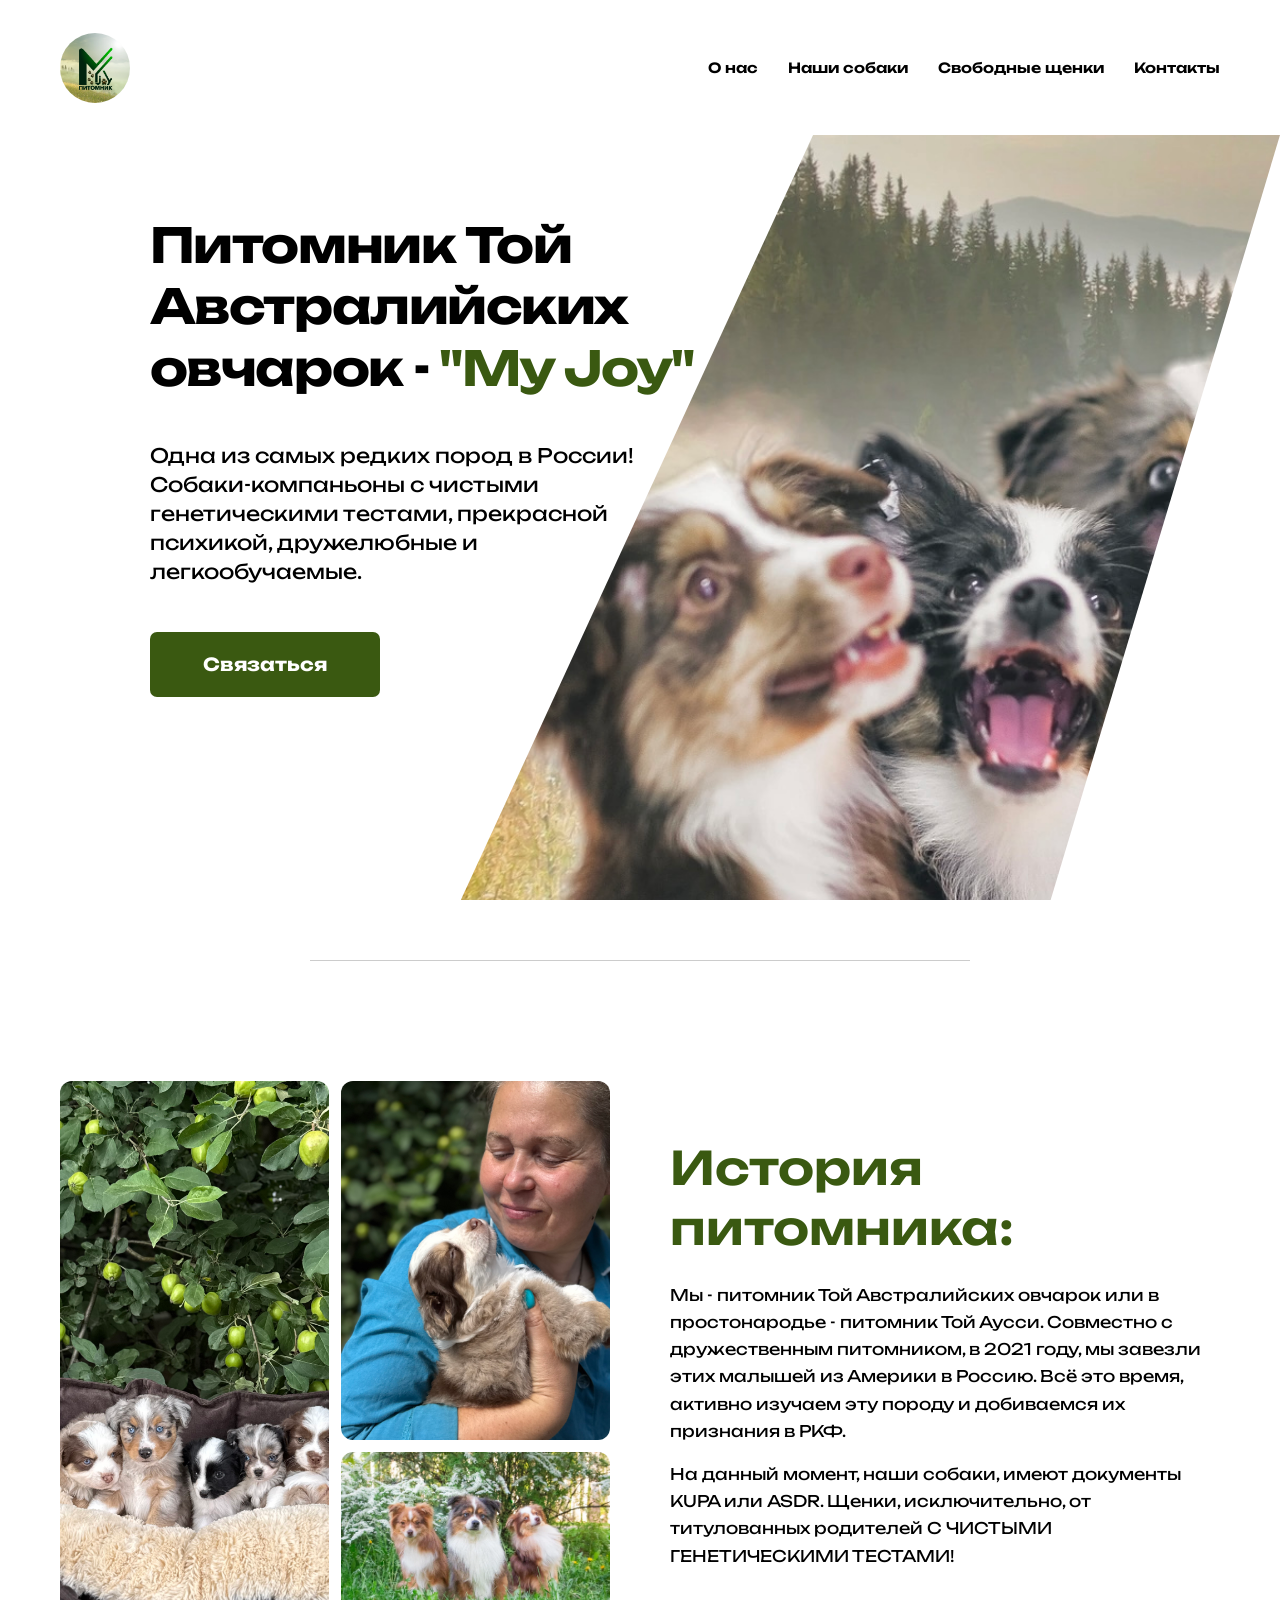
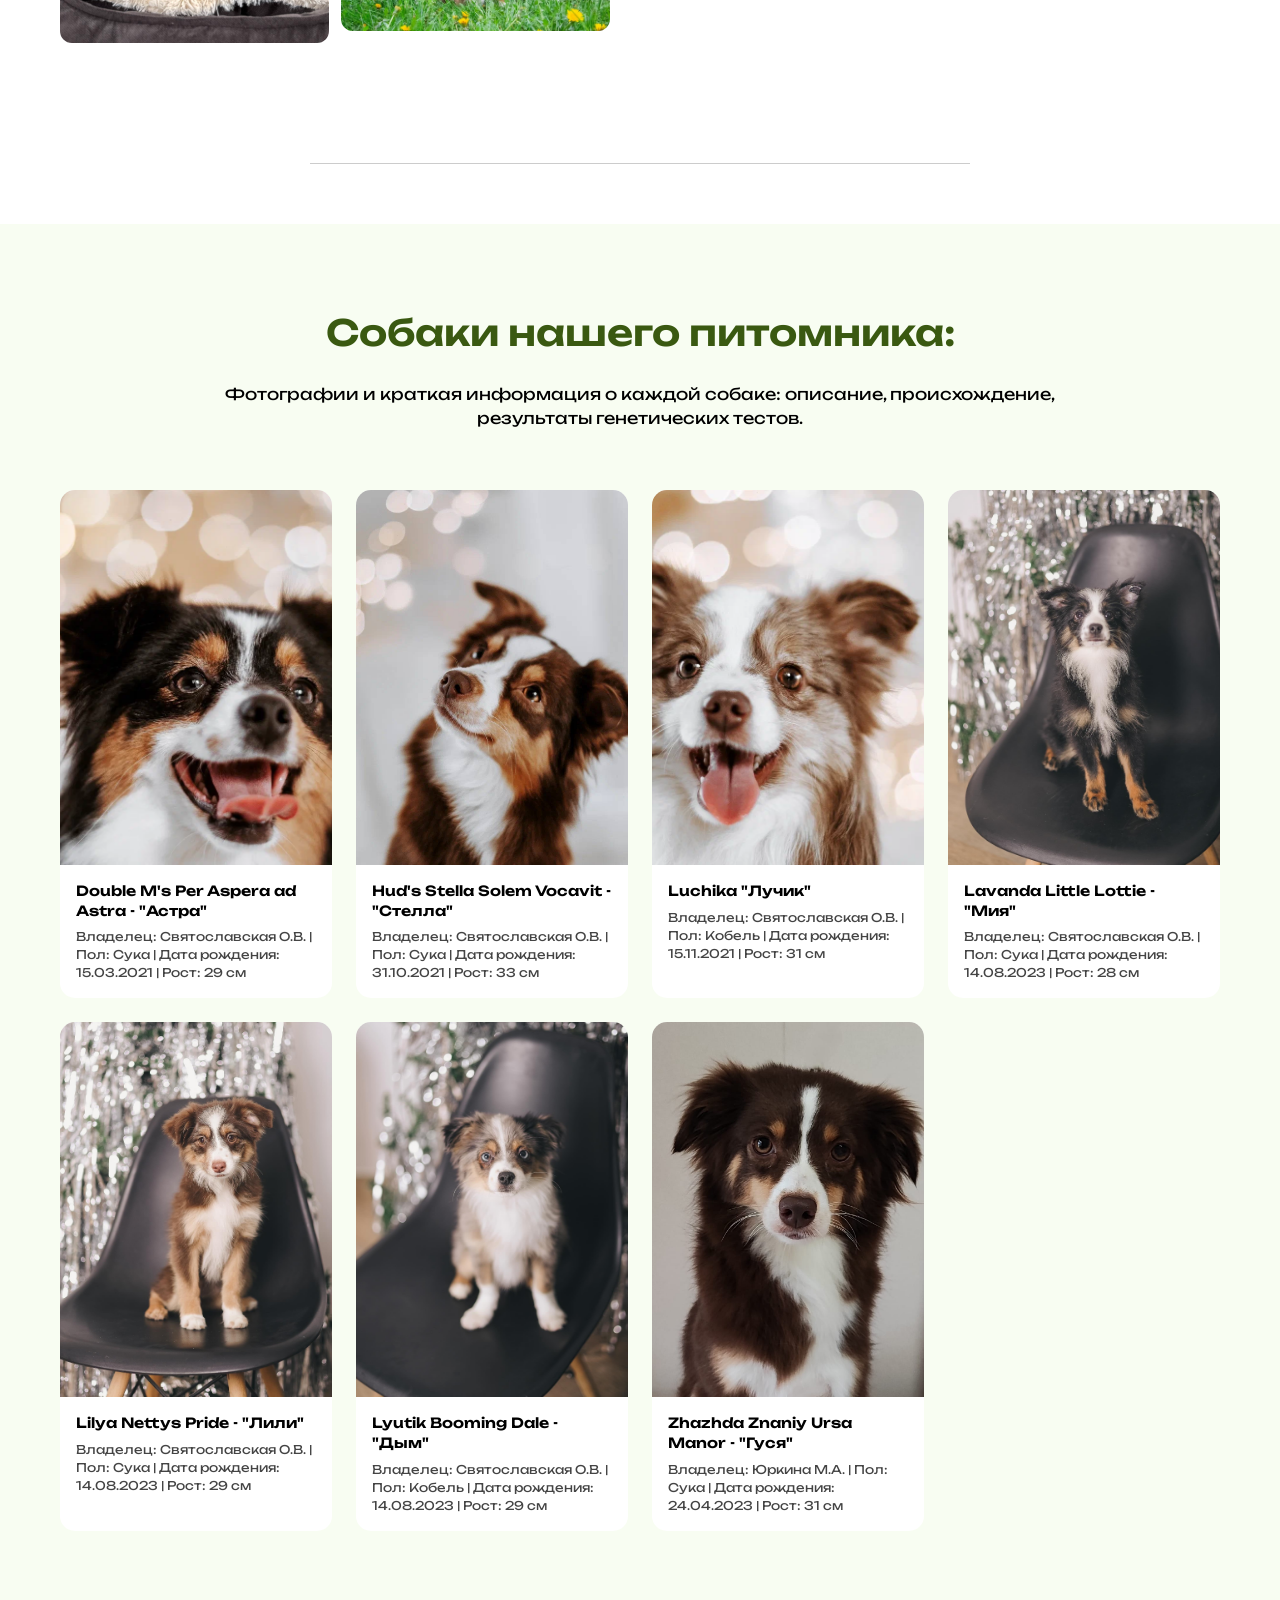
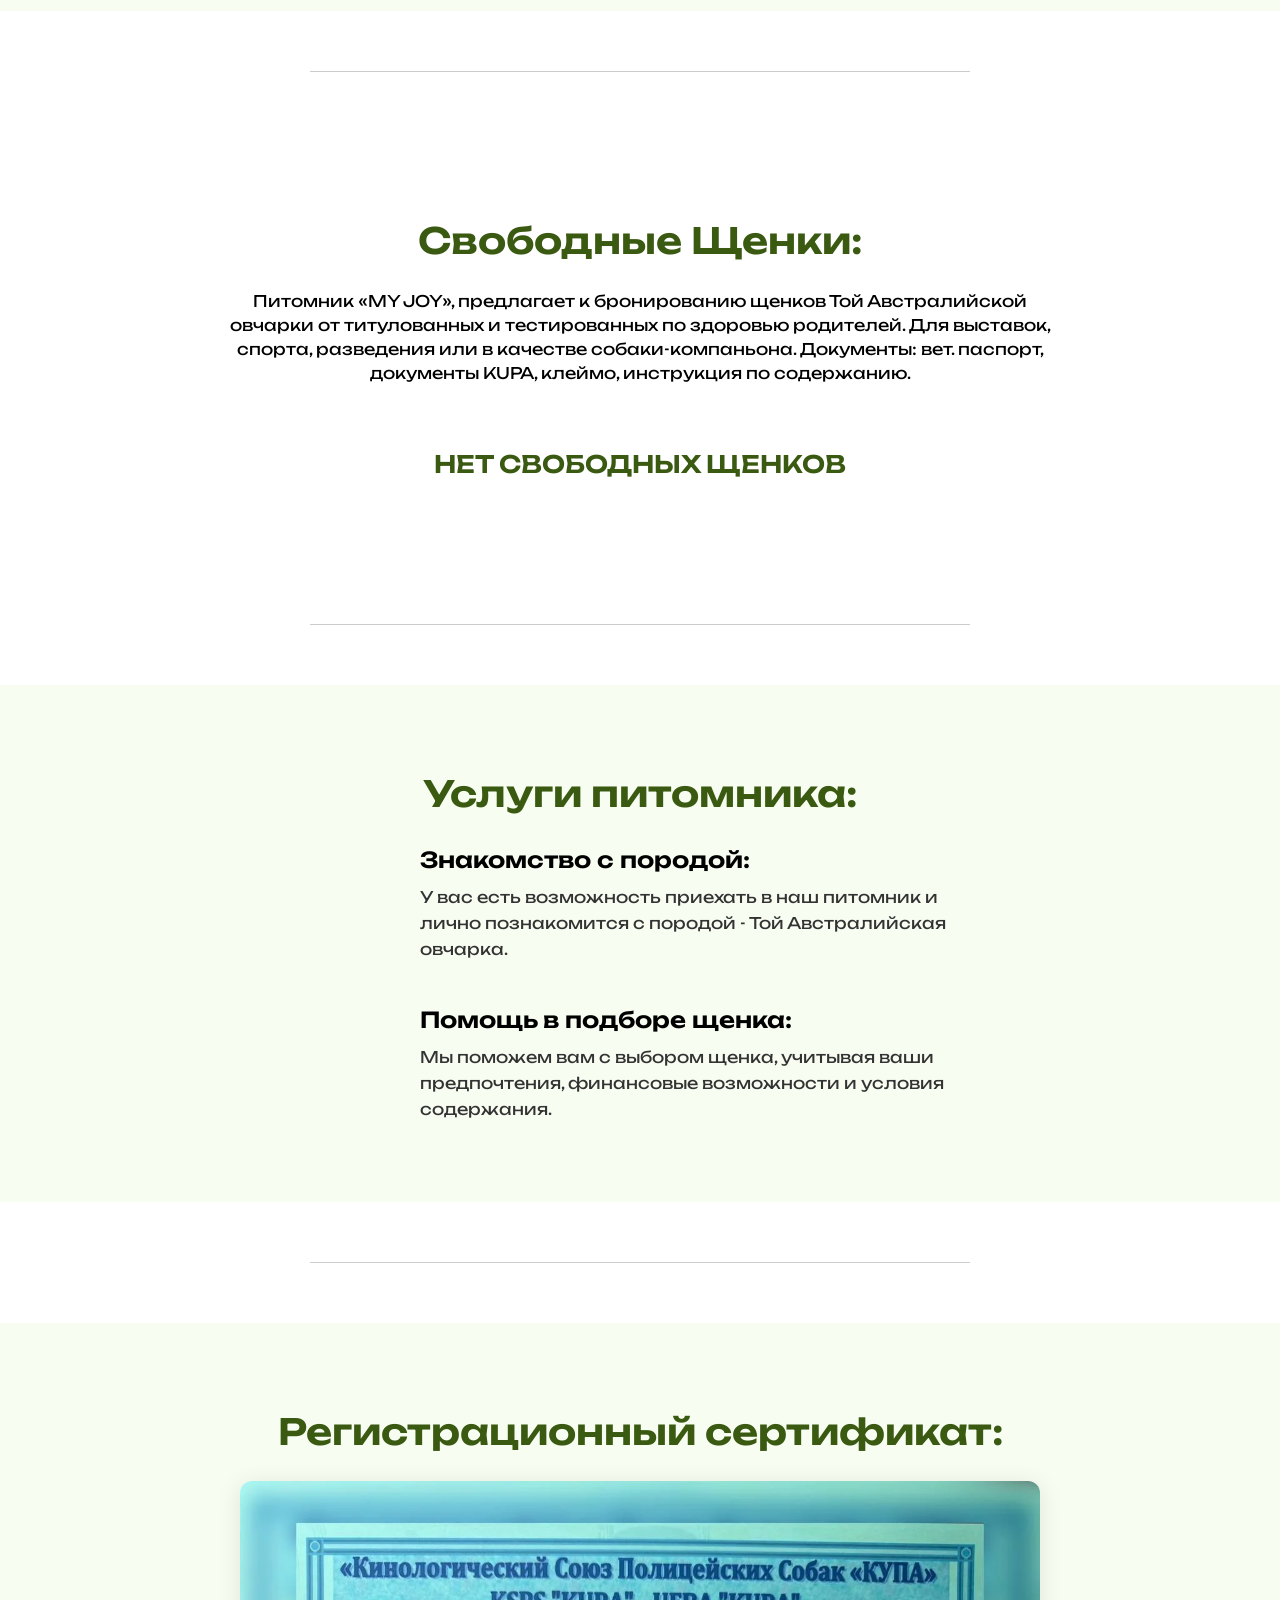
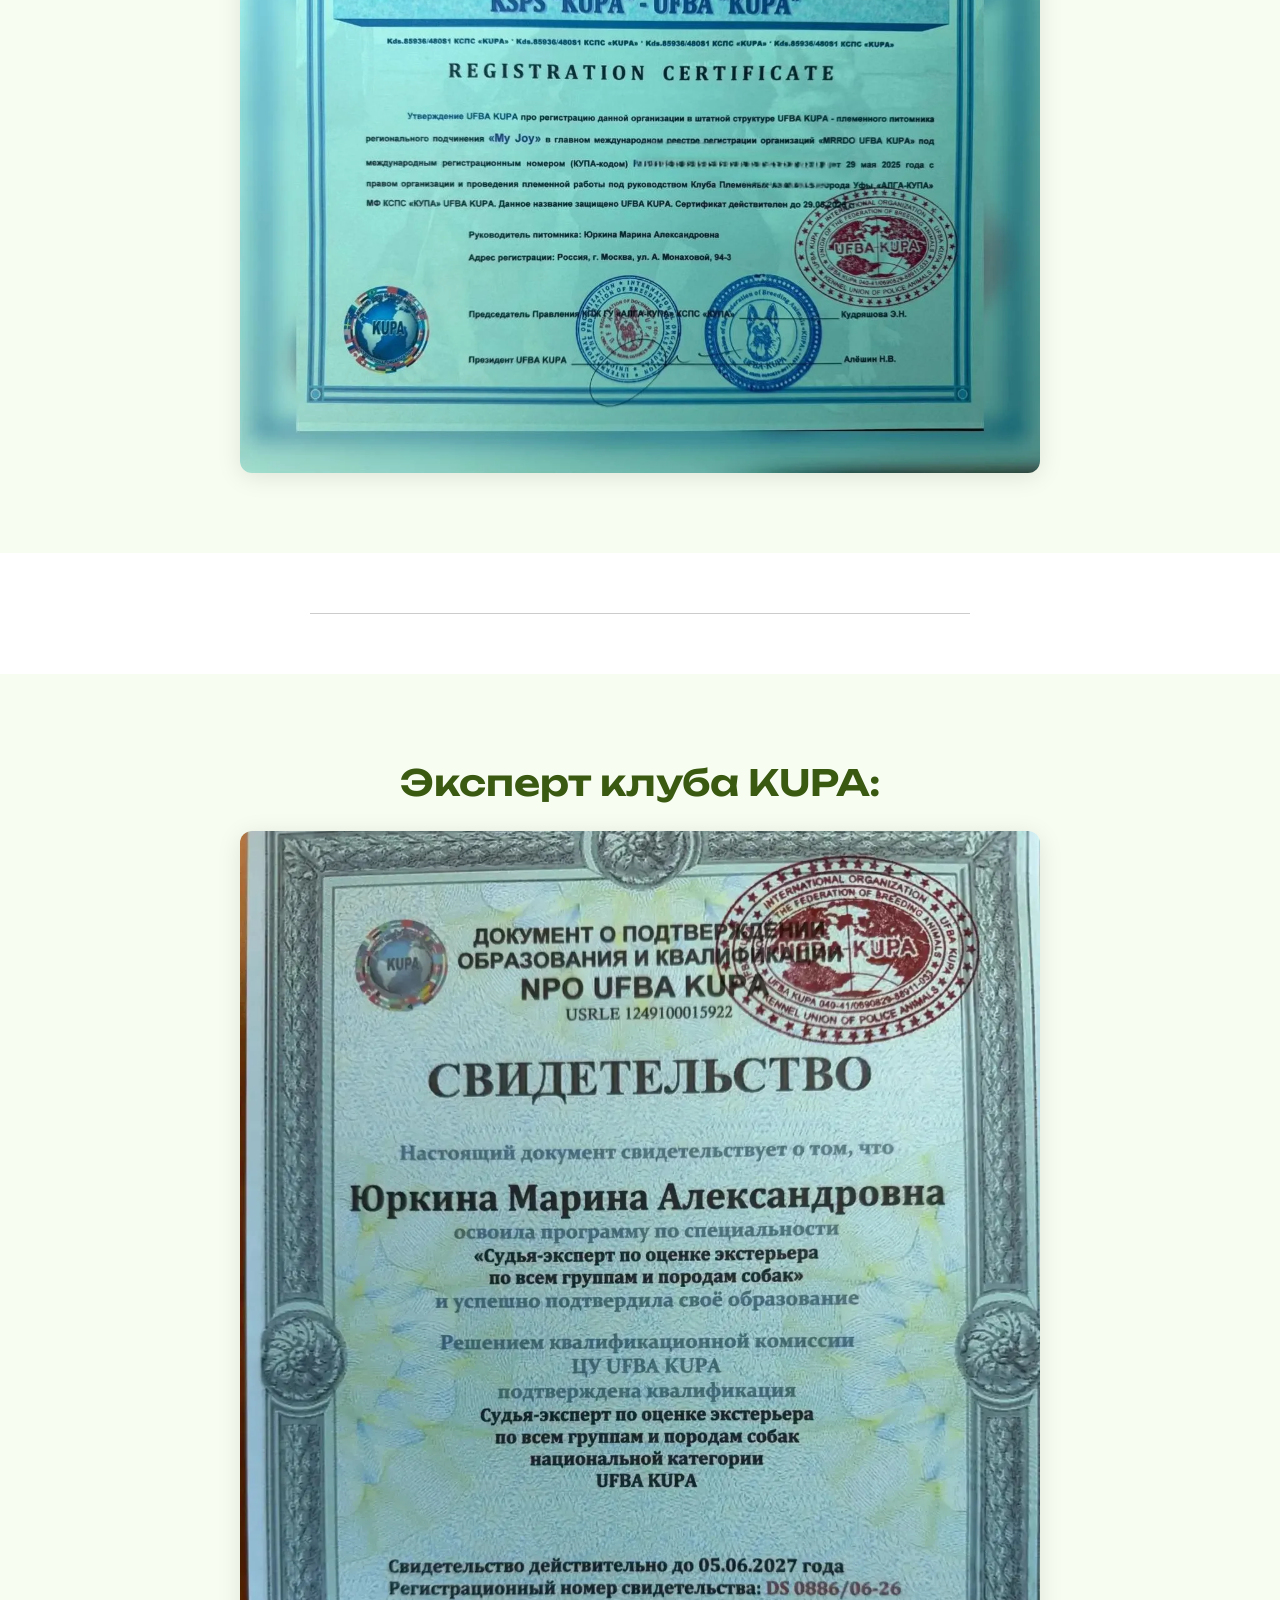
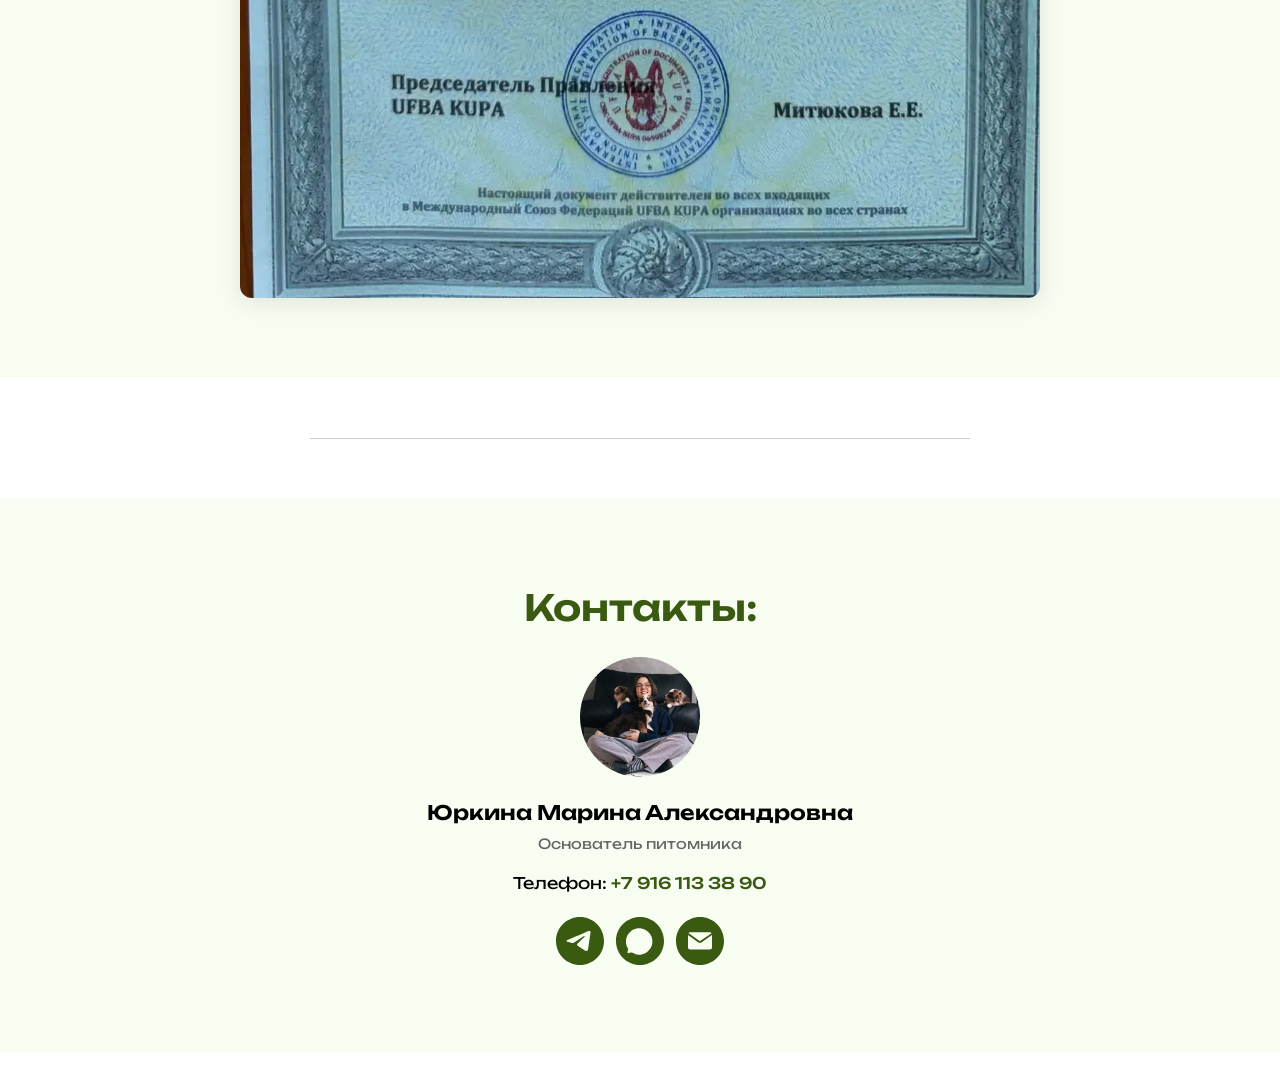
<file: index.html>
<!DOCTYPE html>
<html lang="ru">
<head>
<meta charset="UTF-8">
<meta name="viewport" content="width=device-width, initial-scale=1.0">
<title>Питомник Той Австралийских овчарок - My Joy</title>
<meta name="description" content="Питомник Той Австралийских овчарок в Перми. Собаки-компаньоны с чистыми генетическими тестами.">
<link rel="stylesheet" href="css/style.css">
<link rel="preconnect" href="https://fonts.googleapis.com">
<link href="https://fonts.googleapis.com/css2?family=Unbounded:wght@300;400;500;600;700&display=swap" rel="stylesheet">
</head>
<body>

<header class="header">
  <div class="container header-inner">
    <a href="index.html" class="logo">
      <img src="images/IMG_6950.PNG" alt="My Joy">
    </a>
    <nav class="nav">
      <button class="nav-toggle" aria-label="Меню">☰</button>
      <ul class="nav-list">
        <li><a href="#about">О нас</a></li>
        <li><a href="#dogs">Наши собаки</a></li>
        <li><a href="#puppies">Свободные щенки</a></li>
        <li><a href="#contacts">Контакты</a></li>
      </ul>
    </nav>
  </div>
</header>

<section class="hero">
  <div class="container hero-inner">
    <div class="hero-text">
      <h1>Питомник Той Австралийских овчарок - <span class="green">"My Joy"</span></h1>
      <p>Одна из самых редких пород в России!</p>
      <p>Собаки-компаньоны с чистыми генетическими тестами, прекрасной психикой, дружелюбные и легкообучаемые.</p>
      <a href="tel:+79161133890" class="btn">Связаться</a>
    </div>
    <div class="hero-cover" style="background-image: url('images/FullSizeRender.jpeg');"></div>
  </div>
</section>

<div class="divider"><span></span></div>

<section id="about" class="about">
  <div class="container about-inner">
    <div class="about-images">
      <div class="about-img-main">
        <img src="images/dog.jpg" alt="История питомника">
      </div>
      <div class="about-img-side">
        <img src="images/FullSizeRender.JPG" alt="История питомника">
        <img src="images/IMG_5451.WEBP" alt="История питомника">
      </div>
    </div>
    <div class="about-text">
      <h2><span class="green">История питомника:</span></h2>
      <p>Мы - питомник Той Австралийских овчарок или в простонародье - питомник Той Аусси. Совместно с дружественным питомником, в 2021 году, мы завезли этих малышей из Америки в Россию. Всё это время, активно изучаем эту породу и добиваемся их признания в РКФ.</p>
      <p>На данный момент, наши собаки, имеют документы KUPA или ASDR. Щенки, исключительно, от титулованных родителей С ЧИСТЫМИ ГЕНЕТИЧЕСКИМИ ТЕСТАМИ!</p>
    </div>
  </div>
</section>

<div class="divider"><span></span></div>

<section id="dogs" class="dogs">
  <div class="container">
    <h2 class="section-title"><span class="green">Собаки нашего питомника:</span></h2>
    <p class="section-desc">Фотографии и краткая информация о каждой собаке: описание, происхождение, результаты генетических тестов.</p>
    <div class="dogs-grid" id="dogsGrid"></div>
  </div>
</section>

<div class="divider"><span></span></div>

<section id="puppies" class="puppies">
  <div class="container">
    <h2 class="section-title"><span class="green">Свободные Щенки:</span></h2>
    <p class="section-desc">Питомник «MY JOY», предлагает к бронированию щенков Той Австралийской овчарки от титулованных и тестированных по здоровью родителей. Для выставок, спорта, разведения или в качестве собаки-компаньона. Документы: вет. паспорт, документы KUPA, клеймо, инструкция по содержанию.</p>
    <p class="no-puppies">НЕТ СВОБОДНЫХ ЩЕНКОВ</p>
  </div>
</section>

<div class="divider"><span></span></div>

<section id="services" class="services">
  <div class="container">
    <h2 class="section-title"><span class="green">Услуги питомника:</span></h2>
    <div class="services-list">
      <div class="service-item">
        <h3>Знакомство с породой:</h3>
        <p>У вас есть возможность приехать в наш питомник и лично познакомится с породой - Той Австралийская овчарка.</p>
      </div>
      <div class="service-item">
        <h3>Помощь в подборе щенка:</h3>
        <p>Мы поможем вам с выбором щенка, учитывая ваши предпочтения, финансовые возможности и условия содержания.</p>
      </div>
    </div>
  </div>
</section>

<div class="divider"><span></span></div>

<section class="certificate">
  <div class="container">
    <h2 class="section-title"><span class="green">Регистрационный сертификат:</span></h2>
    <div class="certificate-img">
      <img src="images/sert.webp" alt="Регистрационный сертификат">
    </div>
  </div>
</section>

<div class="divider"><span></span></div>

<section class="certificate">
  <div class="container">
    <h2 class="section-title"><span class="green">Эксперт клуба KUPA:</span></h2>
    <div class="certificate-img">
      <img src="images/ext.webp" alt="Эксперт клуба KUPA">
    </div>
  </div>
</section>

<div class="divider"><span></span></div>

<section id="contacts" class="contacts">
  <div class="container">
    <h2 class="section-title"><span class="green">Контакты:</span></h2>
    <div class="contact-card">
      <img src="images/IMG_9058.WEBP" alt="Юркина Марина Александровна" class="contact-photo">
      <p class="contact-name">Юркина Марина Александровна</p>
      <p class="contact-role">Основатель питомника</p>
      <p class="contact-phone">Телефон: <a href="tel:+79161133890">+7 916 113 38 90</a></p>
      <div class="social-links">
        <a href="https://t.me/toyaussi" target="_blank" aria-label="Telegram">
          <svg width="48" height="48" viewBox="0 0 100 100" fill="none"><path fill-rule="evenodd" clip-rule="evenodd" d="M50 100c27.614 0 50-22.386 50-50S77.614 0 50 0 0 22.386 0 50s22.386 50 50 50Zm21.977-68.056c.386-4.38-4.24-2.576-4.24-2.576-3.415 1.414-6.937 2.85-10.497 4.302-11.04 4.503-22.444 9.155-32.159 13.734-5.268 1.932-2.184 3.864-2.184 3.864l8.351 2.577c3.855 1.16 5.91-.129 5.91-.129l17.988-12.238c6.424-4.38 4.882-.773 3.34.773l-13.49 12.882c-2.056 1.804-1.028 3.35-.129 4.123 2.55 2.249 8.82 6.364 11.557 8.16.712.467 1.185.778 1.292.858.642.515 4.111 2.834 6.424 2.319 2.313-.516 2.57-3.479 2.57-3.479l3.083-20.226c.462-3.511.993-6.886 1.417-9.582.4-2.546.705-4.485.767-5.362Z" fill="#3a5911"/></svg>
        </a>
        <a href="https://vk.com/toy.aussie" target="_blank" aria-label="VK">
          <svg width="48" height="48" viewBox="0 0 100 100" fill="none"><path fill-rule="evenodd" clip-rule="evenodd" d="M50 100c27.614 0 50-22.386 50-50S77.614 0 50 0 0 22.386 0 50s22.386 50 50 50Zm-5.08-76.414c.324-.08 1.735-.153 3.134-.163 2.047-.013 3.002.067 4.89.41 7.843 1.428 13.918 5.42 18.472 12.135 1.99 2.934 3.603 7.076 4.066 10.44.313 2.276.265 7.758-.084 9.632-.373 2.006-1.503 5.362-2.424 7.2-2.132 4.25-5.556 8.135-9.378 10.638-1.183.774-3.108 1.843-3.838 2.13-.324.127-.669.291-.766.364-.387.29-3.382 1.191-5.337 1.604-1.807.382-2.488.44-5.279.445-2.862.007-3.437-.042-5.395-.455-3.863-.814-7.02-2.082-9.589-3.85-.587-.404-1.059-.363-4.407.381-3.654.812-4.57.94-4.88.682-.382-.316-.335-.8.4-4.153.749-3.409.938-4.215.702-4.867-.082-.227-.216-.436-.397-.731-2.693-4.394-3.984-9.062-3.997-14.46-.012-4.75.867-8.55 2.898-12.526.727-1.424 2.002-3.481 2.66-4.293.753-.927 4.735-4.855 5.312-5.24 2.412-1.604 2.967-1.933 4.722-2.79 1.91-.934 4.466-1.787 6.329-2.11Z" fill="#3a5911"/></svg>
        </a>
        <a href="mailto:yurkinamarina@icloud.com" target="_blank" aria-label="Email">
          <svg width="48" height="48" viewBox="0 0 100 100" fill="none"><path fill-rule="evenodd" clip-rule="evenodd" d="M50 100C77.6142 100 100 77.6142 100 50C100 22.3858 77.6142 0 50 0C22.3858 0 0 22.3858 0 50C0 77.6142 22.3858 100 50 100ZM51.8276 49.2076L74.191 33.6901C73.4347 32.6649 72.2183 32 70.8466 32H29.1534C27.8336 32 26.6576 32.6156 25.8968 33.5752L47.5881 49.172C48.8512 50.0802 50.5494 50.0945 51.8276 49.2076ZM75 63.6709V37.6286L53.4668 52.57C51.1883 54.151 48.1611 54.1256 45.9095 52.5066L25 37.4719V63.6709C25 65.9648 26.8595 67.8243 29.1534 67.8243H70.8466C73.1405 67.8243 75 65.9648 75 63.6709Z" fill="#3a5911"/></svg>
        </a>
      </div>
    </div>
  </div>
</section>

<footer class="footer">
  <div class="container">

  </div>
</footer>

<div class="modal-overlay" id="modalOverlay">
  <div class="modal-content" id="modalContent">
    <button class="modal-close" id="modalClose">✕</button>
    <div id="modalBody"></div>
  </div>
</div>

<script src="js/dogs-data.js"></script>
<script src="js/script.js"></script>
</body>
</html>
</file>
<file: css/style.css>
*,*::before,*::after{box-sizing:border-box;margin:0;padding:0}
html{scroll-behavior:smooth}
body{font-family:'Unbounded',sans-serif;color:#000;background:#fff;line-height:1.6;-webkit-font-smoothing:antialiased}
img{max-width:100%;height:auto;display:block}
a{color:inherit;text-decoration:none}
ul{list-style:none}
section[id]{scroll-margin-top:16vh}

.container{max-width:1200px;margin:0 auto;padding:0 20px}
.green{color:#3a5911}
.btn{display:inline-block;padding:14px 36px;background:#3a5911;color:#fff;border-radius:8px;font-weight:500;font-size:16px;transition:background .2s;border:none;cursor:pointer;font-family:inherit}
.btn:hover{background:#2d460d}

.section-title{font-size:36px;font-weight:600;text-align:center;margin-bottom:20px}
.section-desc{font-size:16px;text-align:center;max-width:845px;margin:0 auto 60px;color:#000;line-height:1.5}
.divider{padding:60px 0}
.divider span{display:block;max-width:660px;margin:0 auto;height:1px;background:#000;opacity:.2}

.header{background:#fff;height:15vh;min-height:70px;display:flex;align-items:center;position:sticky;top:0;z-index:100}
.header-inner{display:flex;justify-content:space-between;align-items:center;width:100%}
.logo img{max-width:90px;max-height:70px;object-fit:cover;border-radius:50%}
.nav-list{display:flex;gap:30px}
.nav-list a{font-weight:600;font-size:14px;transition:color .2s}
.nav-list a:hover{color:#3a5911}
.nav-toggle{display:none;background:none;border:none;font-size:28px;cursor:pointer}

.hero{background:#fff;position:relative;overflow:hidden}
.hero-inner{display:flex;align-items:flex-start;min-height:calc(100vh - 15vh);max-width:none;margin:0;padding-left:clamp(84px,11.7vw,225px);padding-right:0;position:relative}
.hero-text{max-width:590px;position:relative;z-index:1;padding:80px 0}
.hero-text h1{font-size:48px;font-weight:700;margin-bottom:42px;line-height:1.28;letter-spacing:-.03em}
.hero-text p{font-size:20px;margin-bottom:0;max-width:520px;line-height:1.45}
.hero-text .btn{margin-top:46px;min-width:230px;text-align:center;padding:18px 36px;font-size:18px;font-weight:700;border-radius:7px}
.hero-cover{position:absolute;top:0;right:0;width:64vw;height:100%;background-size:auto 142%;background-position:22% center;clip-path:polygon(43% 0,100% 0,72% 100%,0 100%)}

.about{background:#fff;padding:60px 0}
.about-inner{display:flex;align-items:center;gap:60px}
.about-images{flex:1;display:grid;grid-template-columns:1fr 1fr;gap:12px}
.about-img-main{grid-row:span 2}
.about-img-main img,.about-img-side img{width:100%;height:100%;object-fit:cover;border-radius:12px}
.about-img-side{display:flex;flex-direction:column;gap:12px}
.about-text{flex:1}
.about-text h2{font-size:46px;font-weight:600;margin-bottom:24px;line-height:1.3}
.about-text p{font-size:16px;margin-bottom:16px;line-height:1.7}

.dogs{background:#f8fdf2;padding:80px 0}
.dogs-grid{display:grid;grid-template-columns:repeat(4,1fr);gap:24px}
.dog-card{background:#fff;border-radius:15px;overflow:hidden;cursor:pointer;transition:transform .3s,box-shadow .3s}
.dog-card:hover{transform:translateY(-6px);box-shadow:0 12px 32px rgba(0,0,0,.12)}
.dog-card-img{width:100%;aspect-ratio:1/1.38;object-fit:cover;display:block}
.dog-card-body{padding:16px}
.dog-card-title{font-size:14px;font-weight:600;margin-bottom:8px;line-height:1.4}
.dog-card-info{font-size:12px;color:#444;line-height:1.5}

.puppies{background:#fff;padding:80px 0}
.no-puppies{text-align:center;font-size:24px;font-weight:600;color:#3a5911;margin-top:20px}

.services{background:#f8fdf2;padding:80px 0}
.services-list{max-width:660px;margin:0 auto;display:flex;flex-direction:column;gap:40px}
.service-item{padding-left:16.666%}
.service-item h3{font-size:22px;font-weight:600;margin-bottom:8px}
.service-item p{font-size:16px;line-height:1.6;color:#333}

.certificate{background:#f8fdf2;padding:80px 0}
.certificate-img{max-width:800px;margin:0 auto;border-radius:12px;overflow:hidden;box-shadow:0 4px 24px rgba(0,0,0,.1)}
.certificate-img img{width:100%;height:auto;display:block}

.contacts{background:#f8fdf2;padding:80px 0}
.contact-card{max-width:500px;margin:0 auto;text-align:center}
.contact-photo{width:120px;height:120px;border-radius:50%;object-fit:cover;margin:0 auto 20px}
.contact-name{font-size:20px;font-weight:600;margin-bottom:4px}
.contact-role{font-size:14px;color:#666;margin-bottom:16px}
.contact-phone{font-size:16px;margin-bottom:20px}
.contact-phone a{color:#3a5911;font-weight:500}
.social-links{display:flex;justify-content:center;gap:12px}
.social-links a{transition:transform .2s}
.social-links a:hover{transform:scale(1.1)}

.footer{background:#fff;padding:20px 0}
.footer p{font-size:12px;color:#999;line-height:1.4;text-align:center}

.modal-overlay{display:none;position:fixed;inset:0;background:rgba(0,0,0,.6);z-index:1000;justify-content:center;align-items:center;padding:20px}
.modal-overlay.active{display:flex}
.modal-content{background:#fff;border-radius:16px;max-width:800px;width:100%;max-height:90vh;overflow-y:auto;position:relative;padding:40px}
.modal-close{position:absolute;top:16px;right:16px;background:none;border:none;font-size:24px;cursor:pointer;color:#666;transition:color .2s;width:40px;height:40px;display:flex;align-items:center;justify-content:center;border-radius:50%}
.modal-close:hover{background:#f0f0f0;color:#000}
.modal-detail{display:flex;gap:32px}
.modal-detail-img{width:45%;border-radius:12px;object-fit:cover;max-height:500px}
.modal-detail-info{flex:1}
.modal-detail-info h2{font-size:24px;margin-bottom:20px;line-height:1.4}
.modal-detail-info table{width:100%;border-collapse:collapse}
.modal-detail-info td{padding:8px 0;border-bottom:1px solid #eee;font-size:14px;vertical-align:top}
.modal-detail-info td:first-child{font-weight:600;width:40%;color:#333}
.modal-detail-info td:last-child{color:#000}

.dog-detail-page{padding:60px 0;background:#f8fdf2;min-height:calc(100vh - 15vh)}
.back-link{display:inline-block;margin-bottom:32px;font-size:14px;font-weight:500;color:#3a5911;transition:opacity .2s}
.back-link:hover{opacity:.7}
.dog-detail-layout{display:flex;gap:48px;align-items:flex-start}
.dog-detail-img-lg{width:45%;border-radius:15px;object-fit:cover;max-height:600px}
.dog-detail-text{flex:1}
.dog-detail-text h1{font-size:28px;margin-bottom:24px;line-height:1.4}
.dog-detail-text table{width:100%;border-collapse:collapse}
.dog-detail-text td{padding:10px 0;border-bottom:1px solid #ddd;font-size:14px;vertical-align:top}
.dog-detail-text td:first-child{font-weight:600;width:40%;color:#333}
.dog-detail-text td:last-child{color:#000}

@media(max-width:980px){
  .dog-detail-layout{flex-direction:column}
  .dog-detail-img-lg{width:100%;max-height:400px}
}

@media(max-width:980px){
  .nav-list{display:none;position:absolute;top:15vh;left:0;right:0;background:#fff;flex-direction:column;padding:20px;gap:16px;box-shadow:0 8px 16px rgba(0,0,0,.1)}
  .nav-list.open{display:flex}
  .nav-toggle{display:block}
  .hero-inner{min-height:auto;padding:0 20px 40px;flex-direction:column;align-items:stretch}
  .hero-text{max-width:none;padding:50px 0 32px}
  .hero-text h1{font-size:28px}
  .hero-text p{font-size:16px}
  .hero-text .btn{margin-top:28px;min-width:0}
  .hero-cover{position:relative;width:100%;height:52vw;min-height:280px;clip-path:polygon(16% 0,100% 0,84% 100%,0 100%)}
  .about-inner{flex-direction:column}
  .about-text h2{font-size:32px}
  .about-images{width:100%}
  .dogs-grid{grid-template-columns:repeat(2,1fr)}
  .modal-detail{flex-direction:column}
  .modal-detail-img{width:100%;max-height:300px}
}

@media(max-width:600px){
  .dogs-grid{grid-template-columns:1fr}
  .section-title{font-size:26px}
  .service-item{padding-left:0}
  .hero-text h1{font-size:24px}
}

.sheep-container{position:absolute;pointer-events:none;z-index:50;width:52px;height:52px}
.sheep-container svg{width:100%;height:100%;display:block;filter:drop-shadow(0 2px 6px rgba(0,0,0,.1))}
.sheep-jump{animation:sheep-hop 1.6s cubic-bezier(.5,0,.5,1) forwards}
@keyframes sheep-hop{
  0%{opacity:0;transform:scale(.3) translateY(0)}
  6%{opacity:.9;transform:scale(1.15) translateY(0)}
  10%{opacity:1;transform:scale(.85) translateY(4px)}
  22%{opacity:1;transform:scale(1) translateY(-50px)}
  38%{opacity:1;transform:scale(1.1) translateY(-55px)}
  55%{opacity:1;transform:scale(.95) translateY(-10px)}
  72%{opacity:1;transform:scale(1.02) translateY(2px)}
  85%{opacity:1;transform:scale(1) translateY(1px)}
  92%{opacity:1;transform:scale(1) translateY(0)}
  100%{opacity:0;transform:scale(.4) translateY(0)}
}

@media(max-width:768px){
  .sheep-container{width:36px;height:36px}
}
</file>
